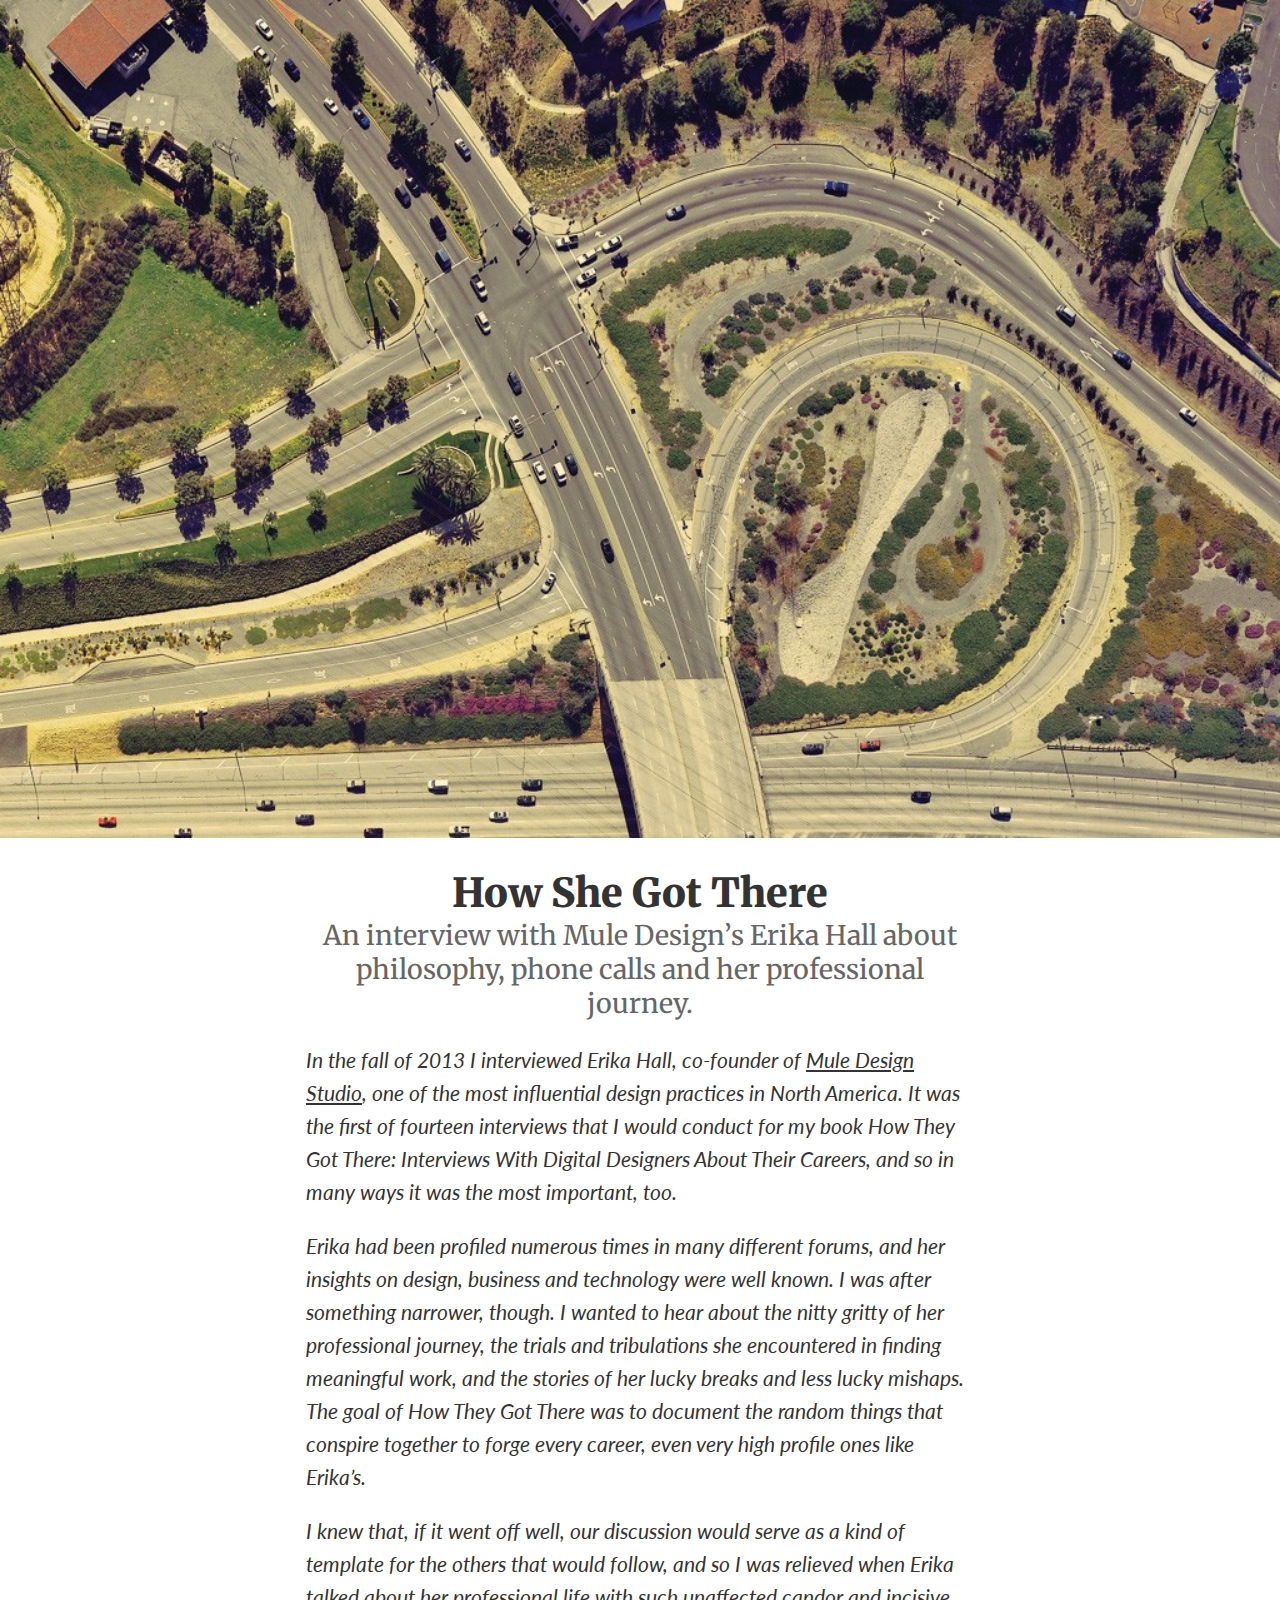
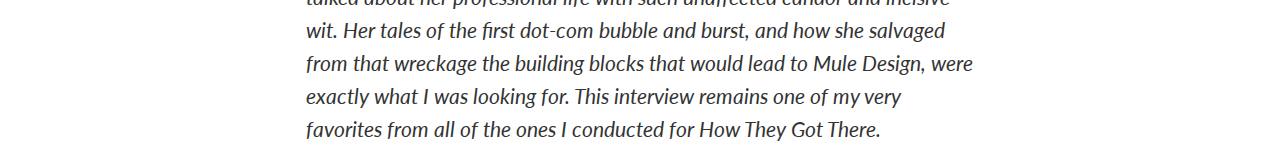
<file: week-01/day-2/First website/index.html>
<!DOCTYPE html>
<html lang="en">
  <head>
    <title>How She Got There</title>
    <meta charset="utf-8">
    <link href="https://fonts.googleapis.com/css?family=Lato|Merriweather" rel="stylesheet">
    <link href="https://fonts.googleapis.com/css?family=Lato|Lato" rel="stylesheet">
    <link href="style.css" rel="stylesheet">
  </head>
  <body>
    <img src="big_image.jpg" alt="landcape">
    <article>
      <h1>How She Got There</h1>
      <h2>
        An interview with Mule Design’s Erika Hall about philosophy, phone calls and her professional journey.
      </h2>
      <p>
        <em>
          In the fall of 2013 I interviewed Erika Hall, co-founder of <a href="http://muledesign.com/" >Mule Design Studio</a>, one of the most influential design practices in North America. It was the first of fourteen interviews that I would conduct for my book How They Got There: Interviews With Digital Designers About Their Careers, and so in many ways it was the most important, too.
        </em>
      </p>
      <p>
        <em>
          Erika had been profiled numerous times in many different forums, and her insights on design, business and technology were well known. I was after something narrower, though. I wanted to hear about the nitty gritty of her professional journey, the trials and tribulations she encountered in finding meaningful work, and the stories of her lucky breaks and less lucky mishaps. The goal of How They Got There was to document the random things that conspire together to forge every career, even very high profile ones like Erika’s.
        </em>
      </p>
      <p>
        <em>
          I knew that, if it went off well, our discussion would serve as a kind of template for the others that would follow, and so I was relieved when Erika talked about her professional life with such unaffected candor and incisive wit. Her tales of the first dot-com bubble and burst, and how she salvaged from that wreckage the building blocks that would lead to Mule Design, were exactly what I was looking for. This interview remains one of my very favorites from all of the ones I conducted for How They Got There.
        </em>
      </p>
    </article>
  </body>
</html>
</file>
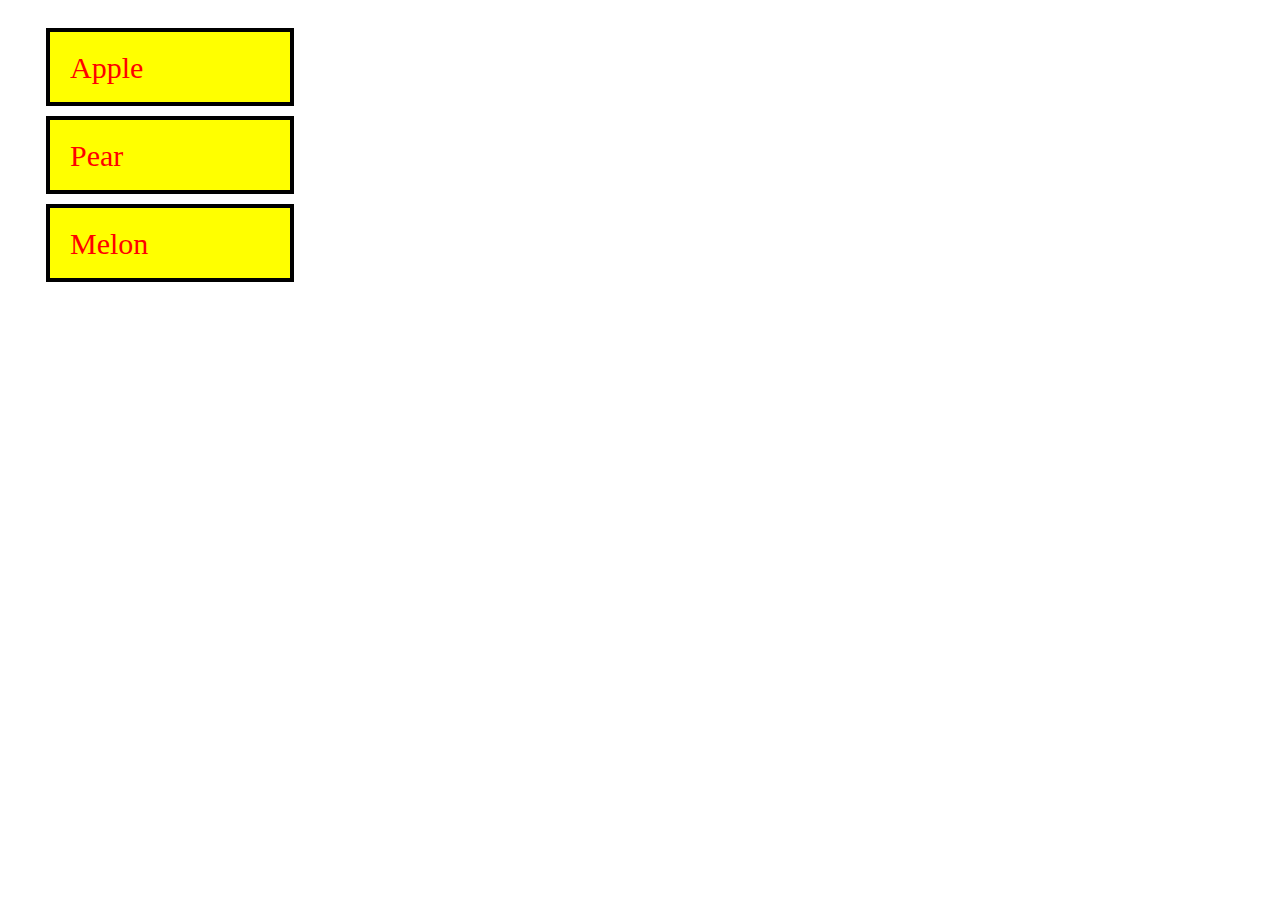
<file: week-01/day-4/task-1/index.html>
<!DOCTYPE html>
<html>
  <head>
    <meta charset="utf-8">
    <link href="style.css" rel="stylesheet">
  </head>
  <body>
    <section>
    <p>Apple</p>
    <p>Pear</p>
    <p>Melon</p>
    </section>
  </body>

</html>
</file>
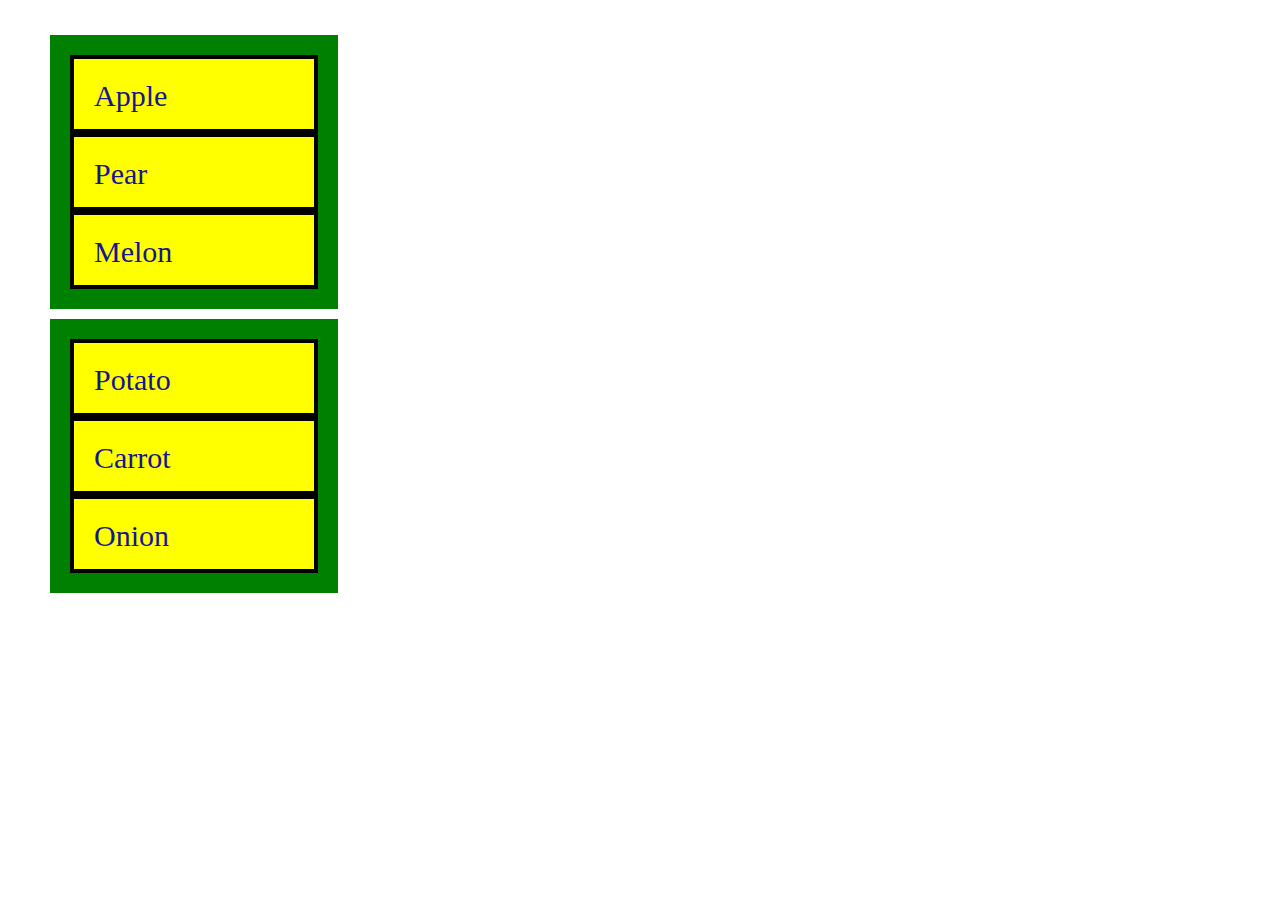
<file: week-01/day-4/task-2/index.html>
<!DOCTYPE html>
<html>
  <head>
    <meta charset="utf-8">
    <link href="style.css" rel="stylesheet">
  </head>
  <body>
    <section>
      <div>
        <p>Apple</p>
        <p>Pear</p>
        <p>Melon</p>
      </div>
      <div>
        <p>Potato</p>
        <p>Carrot</p>
        <p>Onion</p>
      </div>
    </section>
  </body>

</html>
</file>
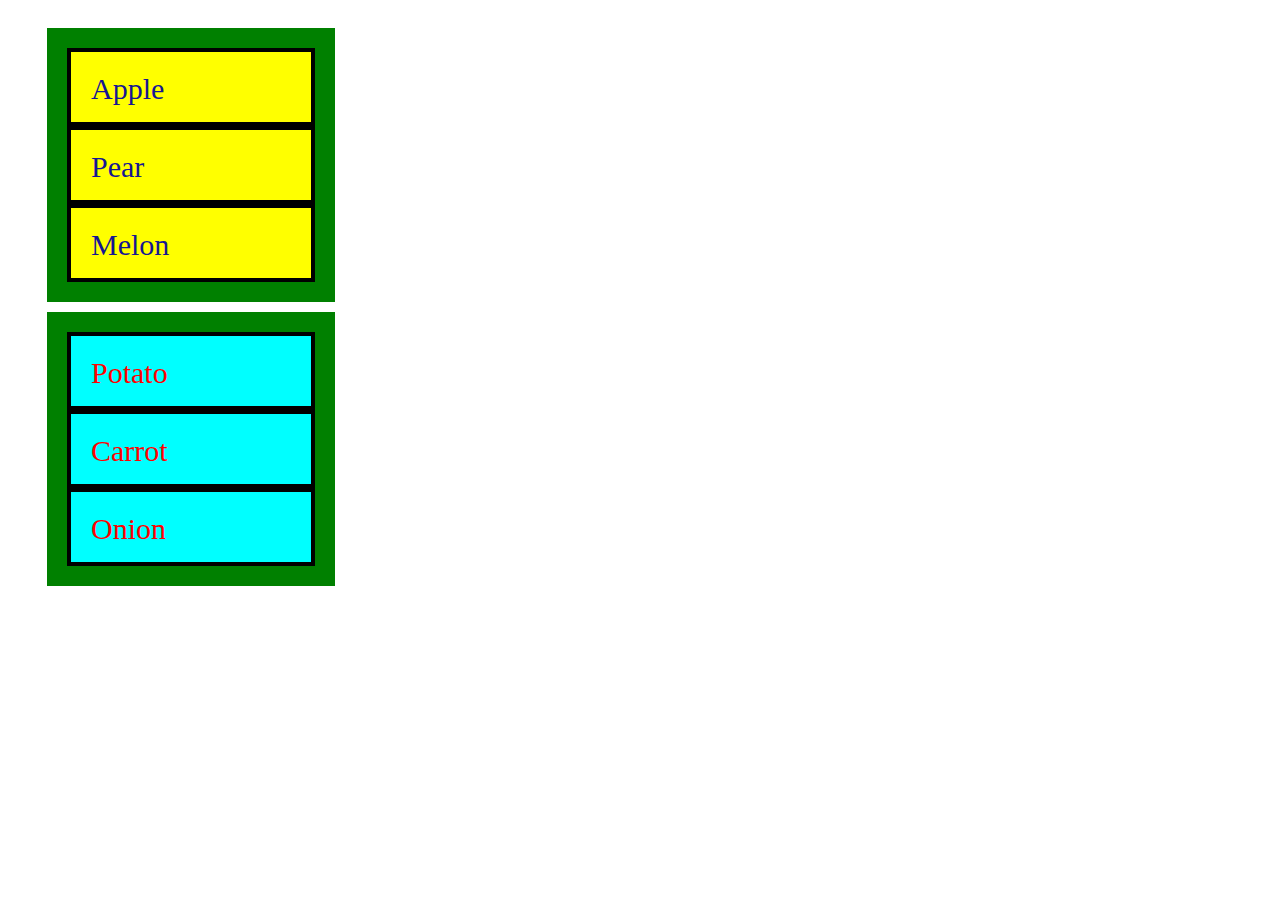
<file: week-01/day-4/task-3/index.html>
<!DOCTYPE html>
<html>
  <head>
    <meta charset="utf-8">
    <link href="style.css" rel="stylesheet">
  </head>
  <body>
    <section>
      <div>
        <p>Apple</p>
        <p>Pear</p>
        <p>Melon</p>
      </div>
      <div>
        <p class="vegetables">Potato</p>
        <p class="vegetables">Carrot</p>
        <p class="vegetables">Onion</p>
      </div>
    </section>
  </body>

</html>
</file>
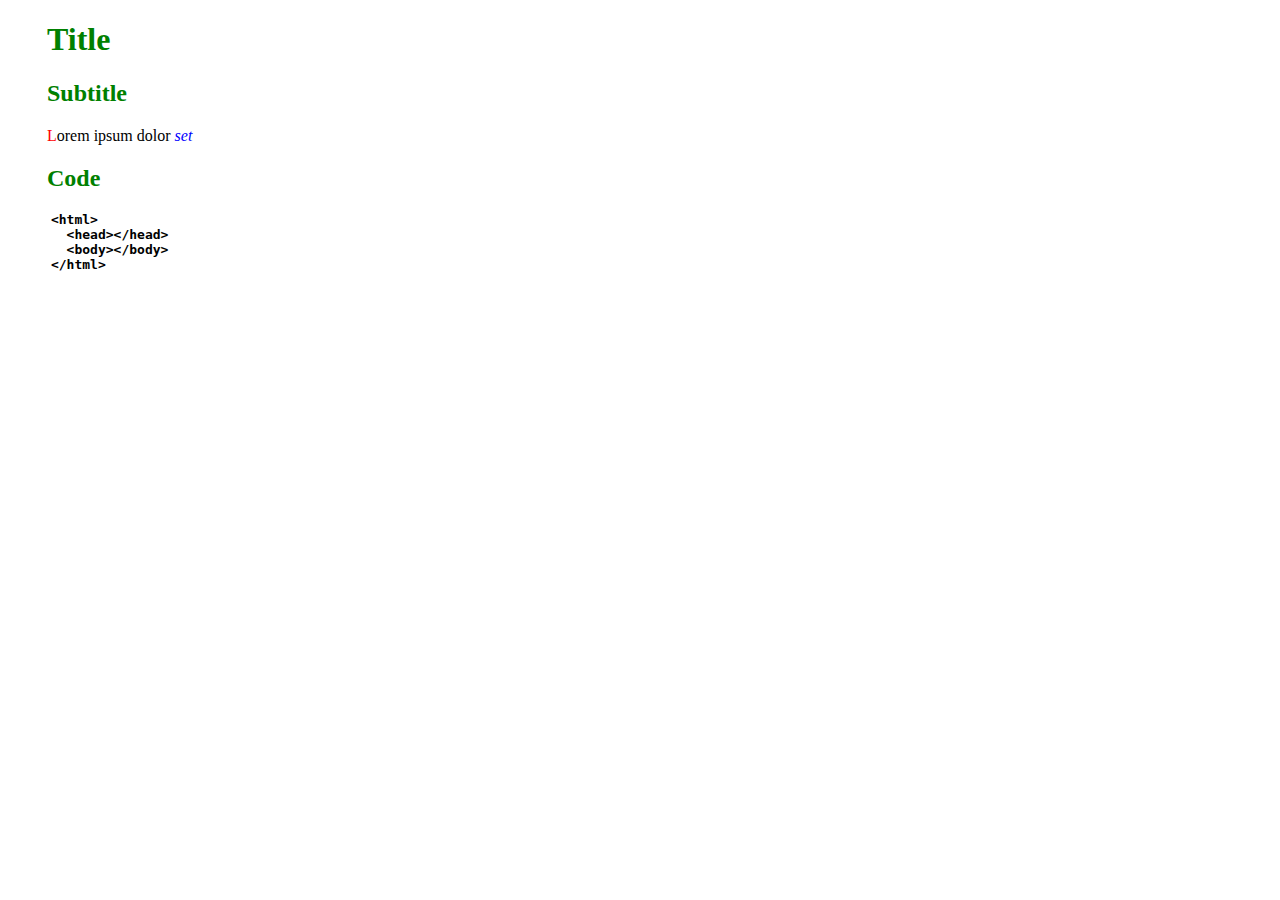
<file: week-01/day-4/task-4/index.html>
<!Doctype html>
<!DOCTYPE html>
<html>
  <head>
    <meta charset="utf-8">
    <link rel="stylesheet" href="style.css">
  </head>
  <body>
    <h1>Title</h1>
    <h2>Subtitle</h2>
    <p>
      <span id="L">L</span>orem ipsum dolor <span id="set">set</span>
    </p>
    <h2>Code</h2>
    <p><pre>
      &lthtml&gt
        &lthead&gt&lt/head&gt
        &ltbody&gt&lt/body&gt
      &lt/html&gt
    </pre></p>
  </body>
</html>
</file>
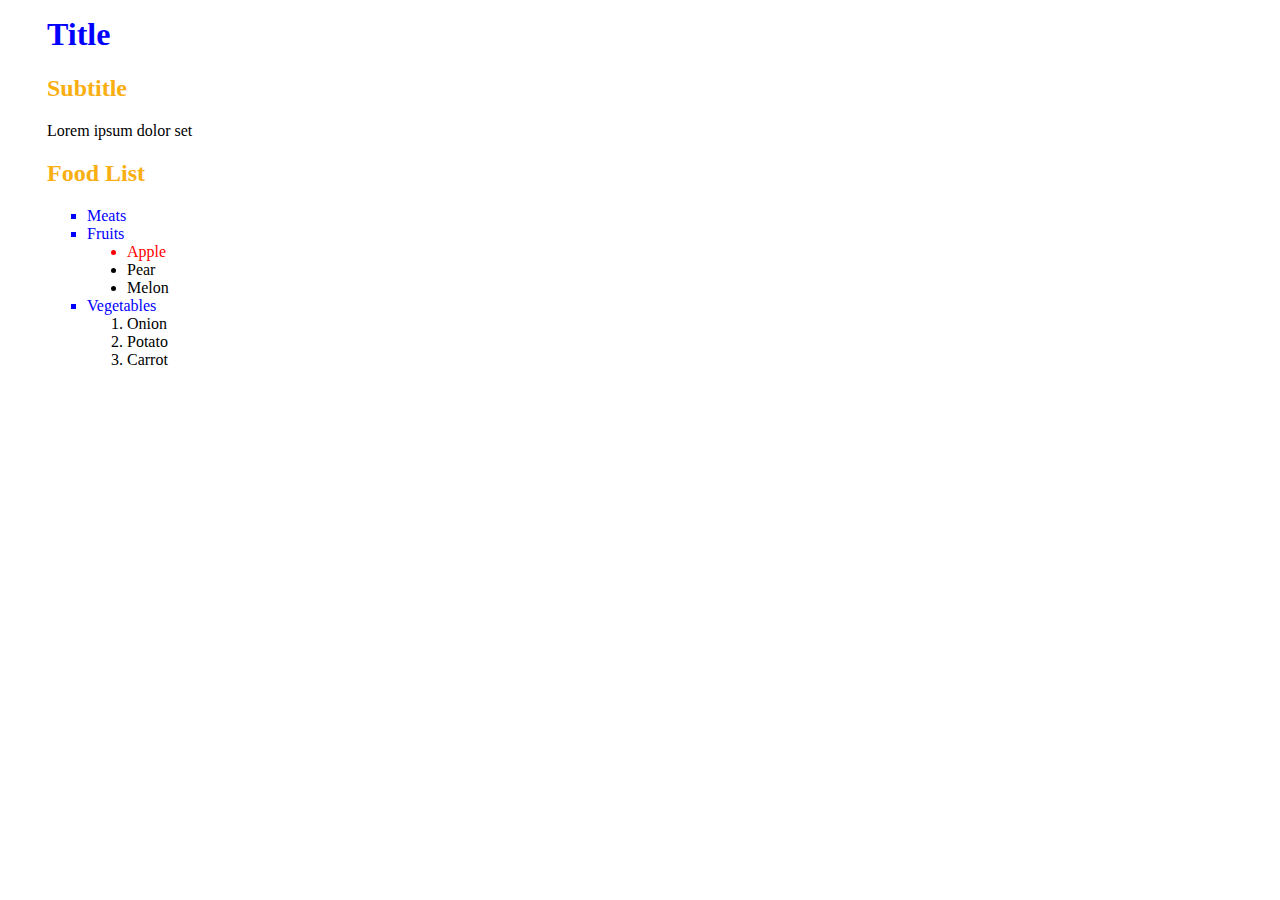
<file: week-01/day-4/task-5/index.html>
<!Doctype html>
<!DOCTYPE html>
<html>
  <head>
    <meta charset="utf-8">
    <link rel="stylesheet" href="style.css">
  </head>
  <body>
    <h1>Title</h1>
    <h2>Subtitle</h2>
    <p>
      Lorem ipsum dolor set
    </p>
    <h2>Food List</h2>
    <ul>
      <li>Meats</li>
      <li>Fruits</li>
        <ul class="Fruits">
          <li id="Apple">Apple</li>
          <li>Pear</li>
          <li>Melon</li>
        </ul>
      <li>Vegetables</li>
        <ol class="Vegetables">
          <li>Onion</li>
          <li>Potato</li>
          <li>Carrot</li>
        </ol>
    </ul>
  </body>
</html>
</file>
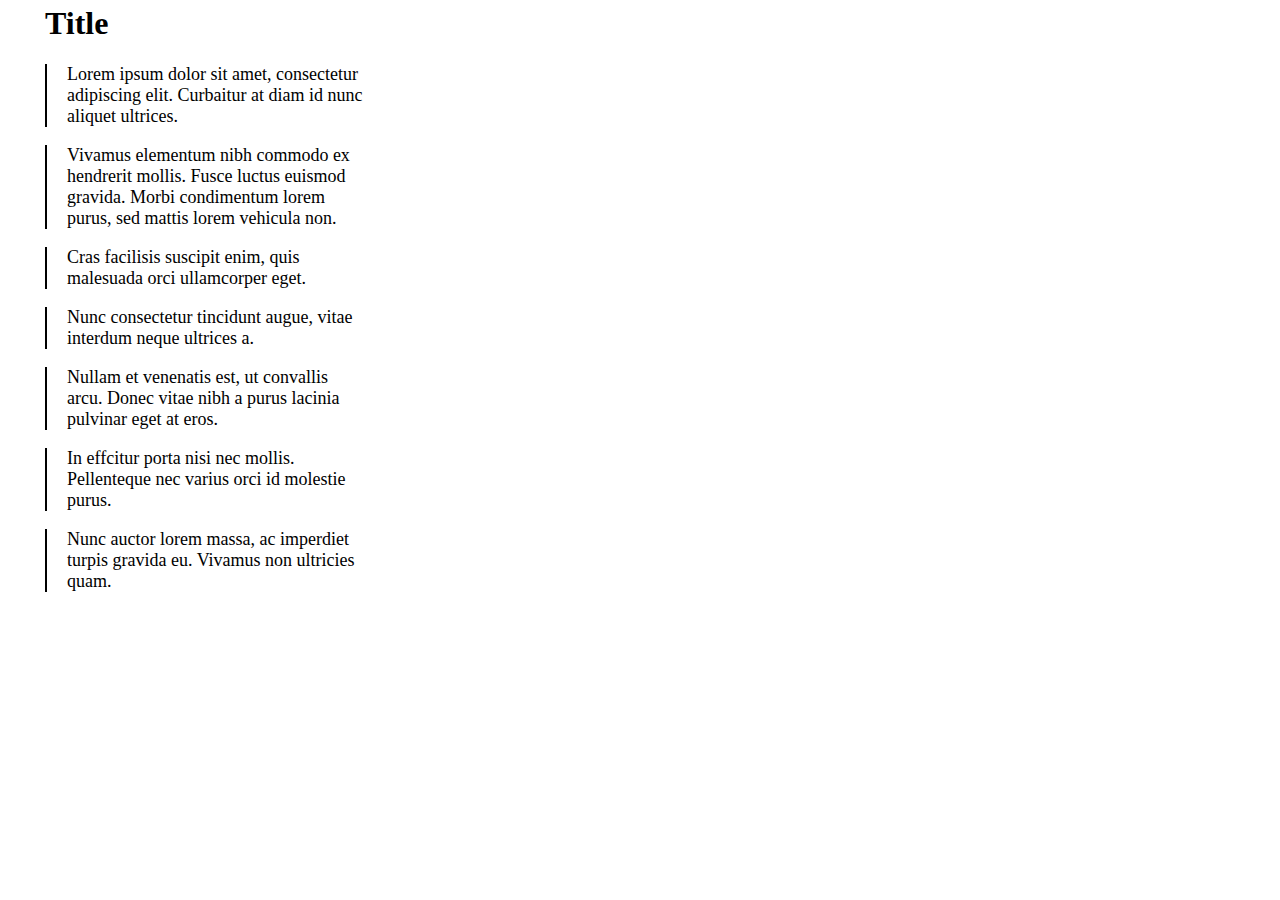
<file: week-01/day-4/task-6/index.html>
<!DOCTYPE html>
<html>
  <head>
    <meta charset="utf-8">
    <link rel="stylesheet" href="style.css">
  </head>
  <body>
    <h1>Title</h1>
    <p>
      Lorem ipsum dolor sit amet, consectetur adipiscing elit. Curbaitur at diam id nunc aliquet ultrices.
    </p>
    <p>
      Vivamus elementum nibh commodo ex hendrerit mollis. Fusce luctus euismod gravida. Morbi condimentum lorem purus, sed mattis lorem vehicula non.
    </p>
    <p>
      Cras facilisis suscipit enim, quis malesuada orci ullamcorper eget.
    </p>
    <p>
      Nunc consectetur tincidunt augue, vitae interdum neque ultrices a.
    </p>
    <p>
      Nullam et venenatis est, ut convallis arcu. Donec vitae nibh a purus lacinia pulvinar eget at eros.
    </p>
    <p>
      In effcitur porta nisi nec mollis. Pellenteque nec varius orci id molestie purus.
    </p>
    <p>
      Nunc auctor lorem massa, ac imperdiet turpis gravida eu. Vivamus non ultricies quam.
    </p>
  </body>
</html>
</file>
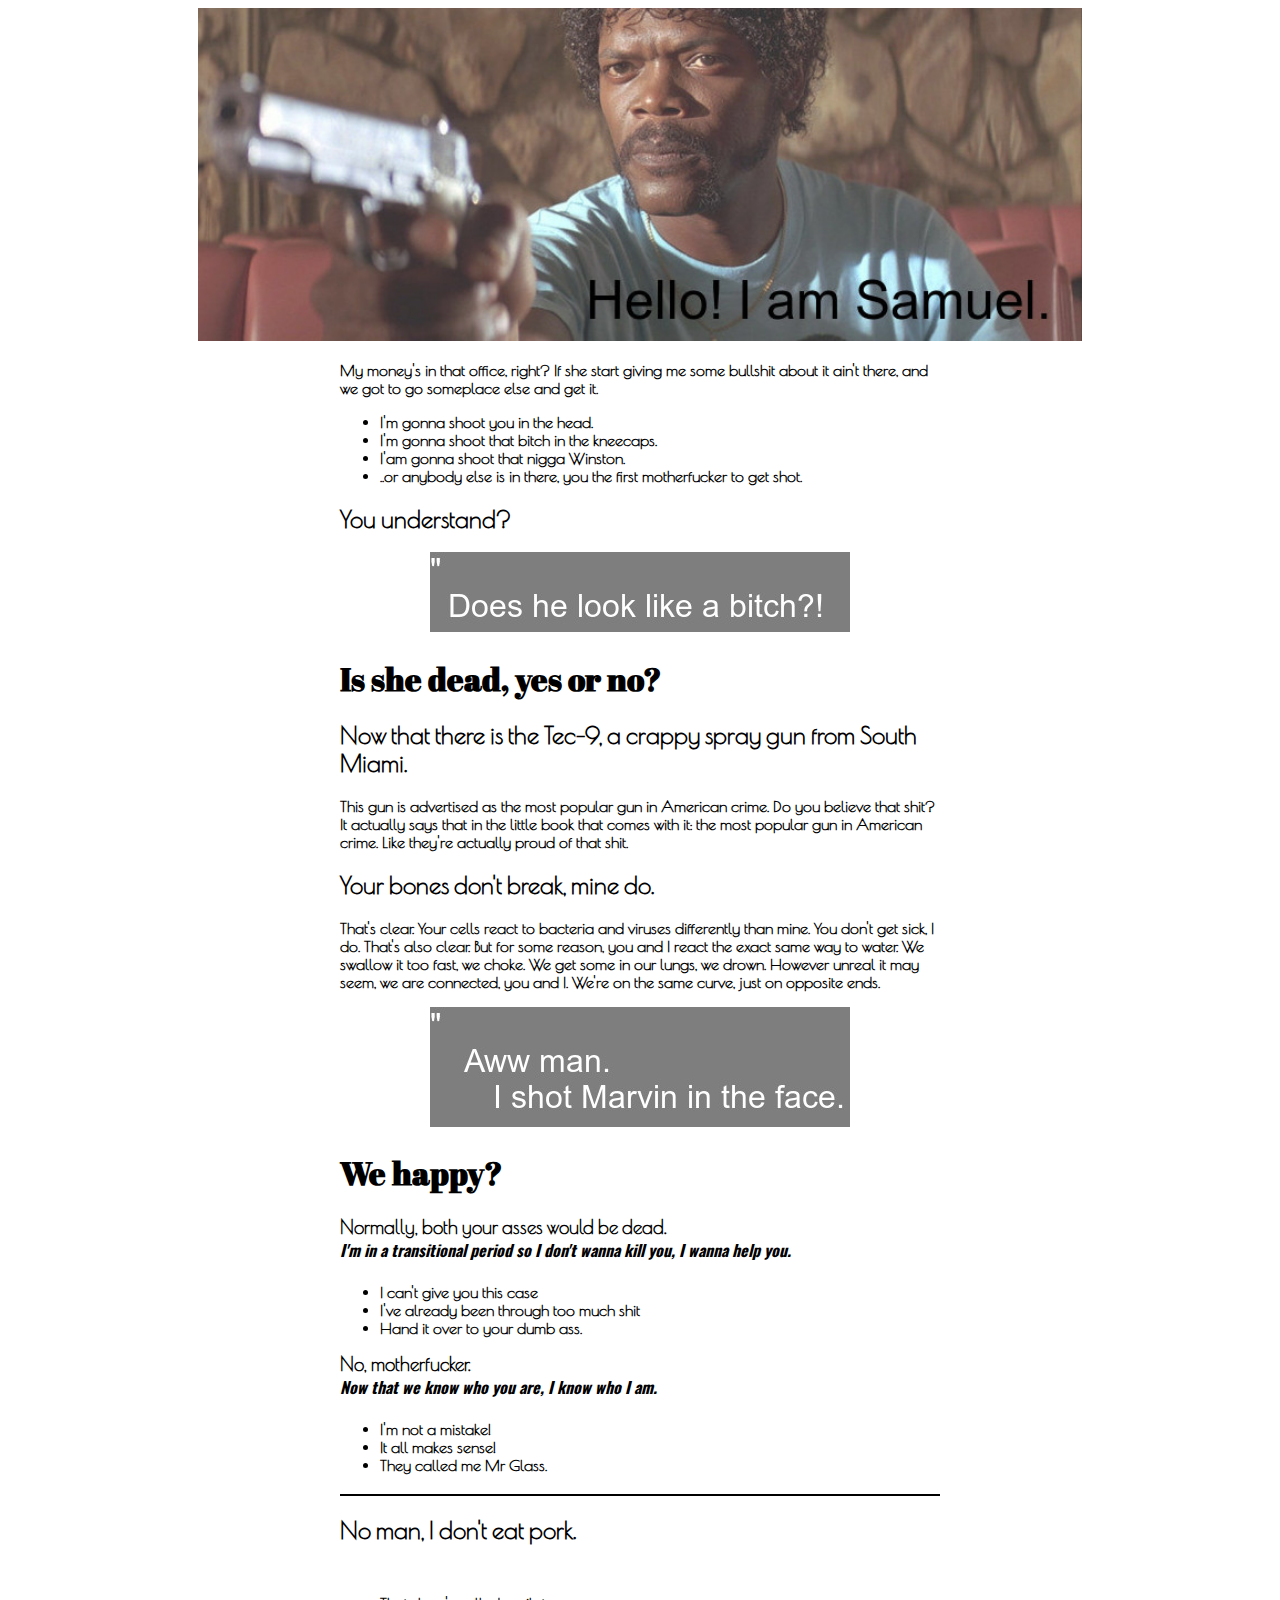
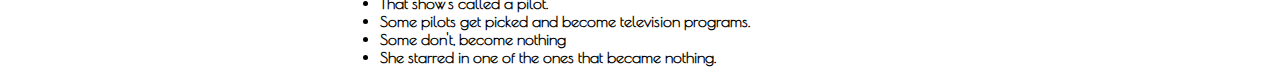
<file: week-01/day-5/CV-project/index.html>
<!DOCTYPE html>
<html>
  <head>
    <meta charset="utf-8">
    <link rel="stylesheet" href="style.css">
    <link href="https://fonts.googleapis.com/css?family=Abril+Fatface" rel="stylesheet">
    <link href="https://fonts.googleapis.com/css?family=Poiret+One" rel="stylesheet">
    <link href="https://fonts.googleapis.com/css?family=Oswald" rel="stylesheet">
  </head>
  <body>
    <img src="images/pic-main.jpg" alt="saumel">
    <article>
      <p>
        My money's in that office, right? If she start giving me some bullshit about it ain't there, and we got to go someplace else and get it.
      </p>
      <ul>
        <li>I'm gonna shoot you in the head.</li>
        <li>I'm gonna shoot that bitch in the kneecaps.</li>
        <li>I'am gonna shoot that nigga Winston.</li>
        <li>..or anybody else is in there, you the first motherfucker to get shot. </li>
      </ul>
      <h2>You understand?</h2>
      <img src="images/pic-1.jpg" alt="quote 1" />
      <h1 class="titles">Is she dead, yes or no?</h1>
      <h2>
        Now that there is the Tec-9, a crappy spray gun from South Miami.
      </h2>
      <p>
        This gun is advertised as the most popular gun in American crime. Do you believe that shit? It actually says that in the little book that comes with it: the most popular gun in American crime. Like they're actually proud of that shit.
      </p>
      <p>
      <h2>
        Your bones don't break, mine do.
      </h2>
        That's clear. Your cells react to bacteria and viruses differently than mine. You don't get sick, I do. That's also clear. But for some reason, you and I react the exact same way to water. We swallow it too fast, we choke. We get some in our lungs, we drown. However unreal it may seem, we are connected, you and I. We're on the same curve, just on opposite ends.
        </p>
      <img src="images/pic-2.jpg" alt="quote 2" />
      <h1 class="titles">We happy?</h1>
      <h3>Normally, both your asses would be dead.</h3>
      <h4>
        I'm in a transitional period so I don't wanna kill you, I wanna help you.
      </h4>
      <ul>
        <li>I can't give you this case</li>
        <li>I've already been through too much shit</li>
        <li>Hand it over to your dumb ass.</li>
      </ul>
      <h3>No, motherfucker.</h3>
      <h4>
        Now that we know who you are, I know who I am.
      </h4>
      <ul>
        <li>I'm not a mistake!</li>
        <li>It all makes sense!</li>
        <li>They called me Mr Glass.</li>
      </ul>
      <h2 id="h2bottom">No man, I don't eat pork.</h2>
      <ul>
        <li>That show's called a pilot. </li>
        <li>Some pilots get picked and become television programs.</li>
        <li>Some don't, become nothing</li>
        <li>She starred in one of the ones that became nothing.</li>
      </ul>
    </article>
  </body>
</html>
</file>
<file: week-01/day-2/First website/style.css>
a {
  color: #333333;
}
article {
  margin-left: auto;
  margin-right: auto;
  max-width: 668px;
}
body {
  margin: 0;
  color: #333333;
}
img {
  width: 100%;
}
h1,
h2 {
  font-family: 'Merriweather' , serif;
  text-align: center;
}
h1 {
  font-size: 40px;
  font-weight: 900;
  margin-bottom: 0;
}
h2 {
  color: #666666;
  font-weight: normal;
  font-size: 27px;
  margin-top: 0;
}
p {
  font-family: 'Lato' , sans-serif;
  font-size: 21px;
  line-height: 33px;
}
</file>
<file: week-01/day-4/task-1/style.css>
p {
  font-size: 30px;
  color: red;
  background-color: yellow;
  box-sizing: border-box;
  border: 4px solid black;
  width: 248px;
  height: 78px;
  padding-left: 20px;
  padding-top: 19px;
  padding-bottom: 21px;
  margin-top: 28px;
  margin-bottom:-18px;
  margin-left: 38px;
}
</file>
<file: week-01/day-4/task-2/style.css>
body {
font-size: 30px;
color: rgb(22, 22, 146);
margin: 0;
}
div {
  border: 20px solid green;
  margin-top: 35px;
  margin-left: 50px;
  width: 248px ;
  margin-bottom: -25px;
}
p {
  box-sizing: border-box;
  border: 4px solid black;
  width: 248px;
  height: 78px;
  background-color: yellow;
  margin: 0;
  padding-left: 20px;
  padding-bottom: 21px;
  padding-top: 20px;
}
</file>
<file: week-01/day-4/task-3/style.css>
body {
font-size: 30px;
color: rgb(22, 22, 146);
margin: 0;
}
div {
  border: 20px solid green;
  margin-top: 28px;
  margin-left: 47px;
  width: 248px ;
  margin-bottom: -18px;
}
p {
  box-sizing: border-box;
  border: 4px solid black;
  width: 248px;
  height: 78px;
  background-color: yellow;
  margin: 0;
  padding-left: 20px;
  padding-bottom: 21px;
  padding-top: 20px;
}
p.vegetables {
color: red;
background-color: #00FFFF;

}
</file>
<file: week-01/day-4/task-4/style.css>
body {margin-left: 47px;}
h1 {color: green}
h2 {color: green}
pre {
  margin-left: -43px;
  font-weight: bold;
}
#L {color: red;}
#set {
  color: blue;
  font-style: italic;
}
</file>
<file: week-01/day-4/task-5/style.css>
body {
  margin-left: 47px;
  margin-top: -5px;
}
h1 {color: blue}
h2 {color: #F9AF12}
ul{
    list-style-type: square;
    color: blue;
}
.Fruits {
  color: black;
  list-style-type: disc;
}
.Vegetables {color: black;}
#Apple {color: red;}
</file>
<file: week-01/day-4/task-6/style.css>
body {
  margin-left: 45px;
  margin-top: -16px;
  font-size: 18px;
  width: 480px;
}
h1 {font-size: 32px;}
p {
  border-left: 2px solid black;
  padding-left: 20px;
  width: 300px;
}
</file>
<file: week-01/day-5/CV-project/style.css>
img {
  width: 70%;
  margin-left: 15%;
  margin-right: 15%;
}
article {

  font-weight: bolder;
  font-family: 'Poiret One', cursive;
  margin-left: auto;
  margin-right: auto;
  max-width: 600px;
}
.titles {
  font-family: 'Abril Fatface', cursive;
}
h3 {
  margin-top: 0;
  margin-bottom: 0;
}
h4 {
  font-family: 'Oswald', sans-serif;
  font-style: italic;
  margin-top: 0;
}
#h2bottom {
  border-top: 2px solid black;
  margin-bottom: 50px;
  padding-top:20px;
}
</file>
